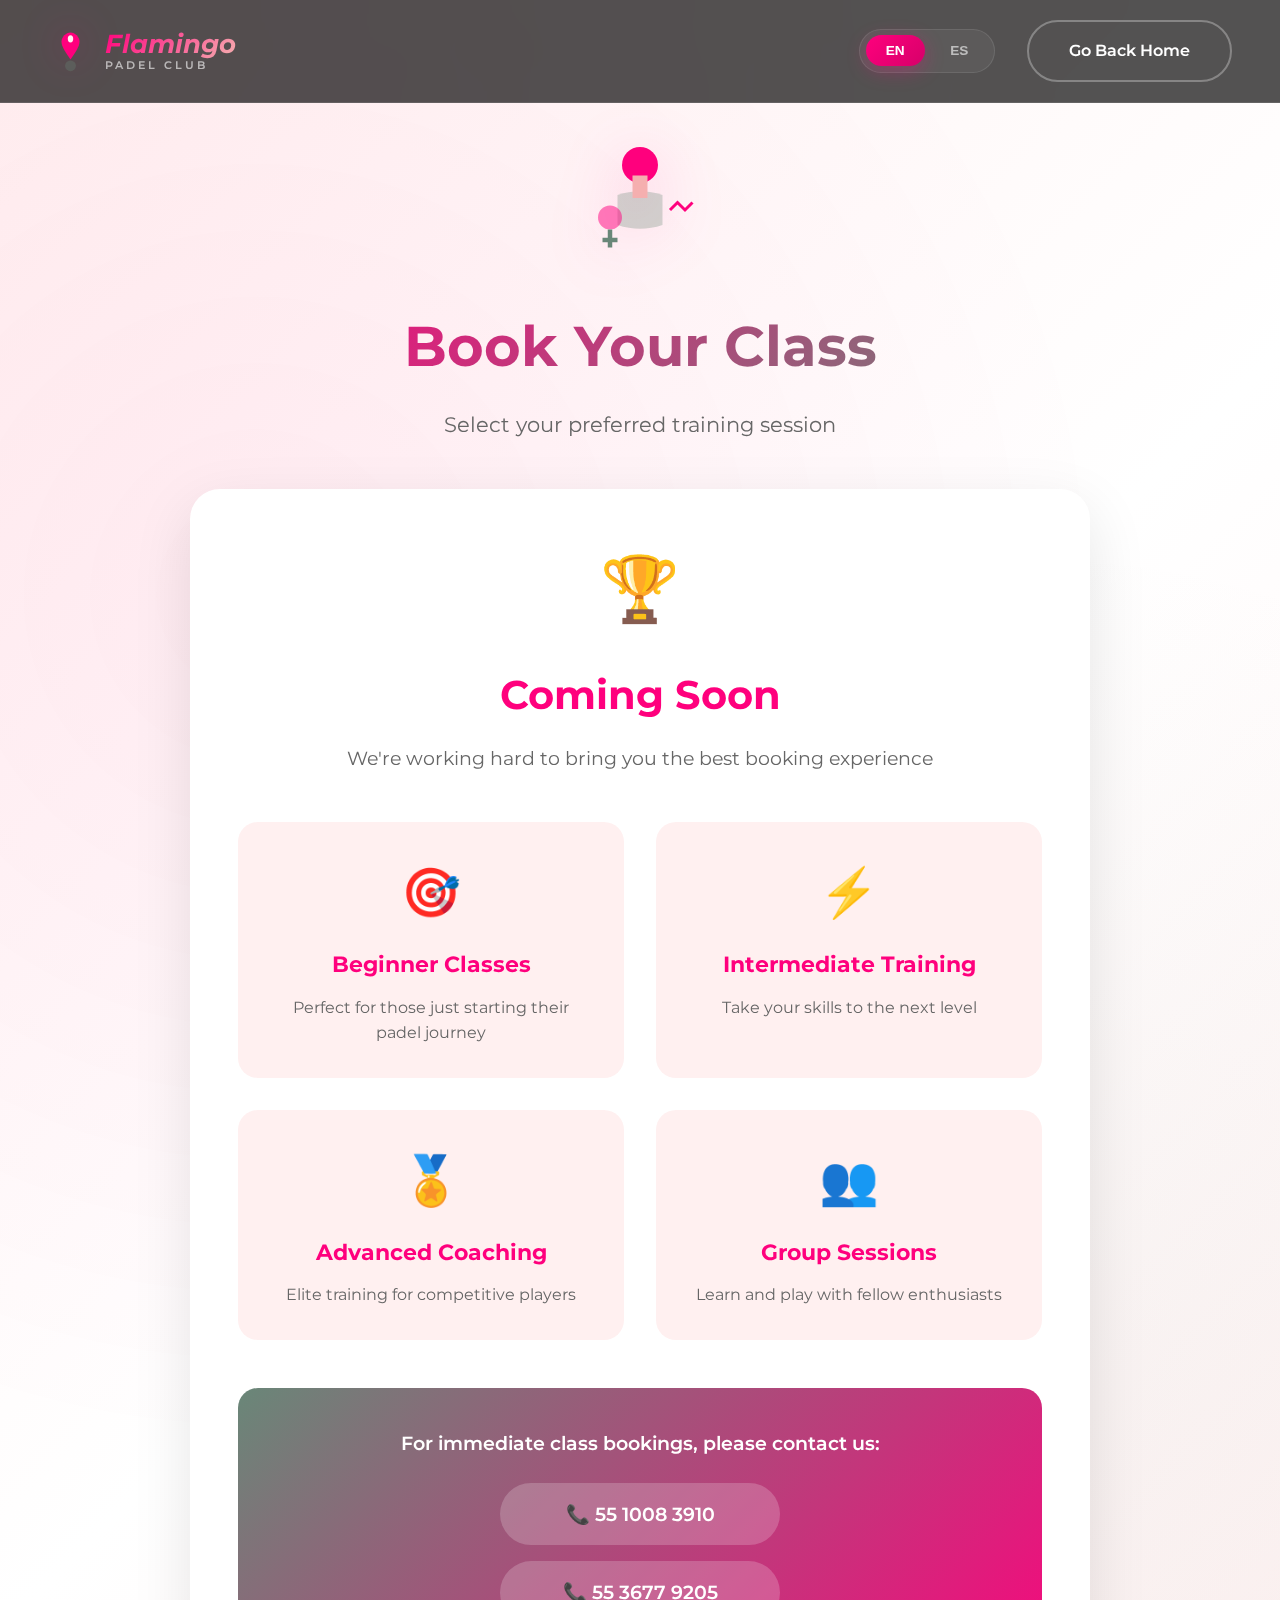
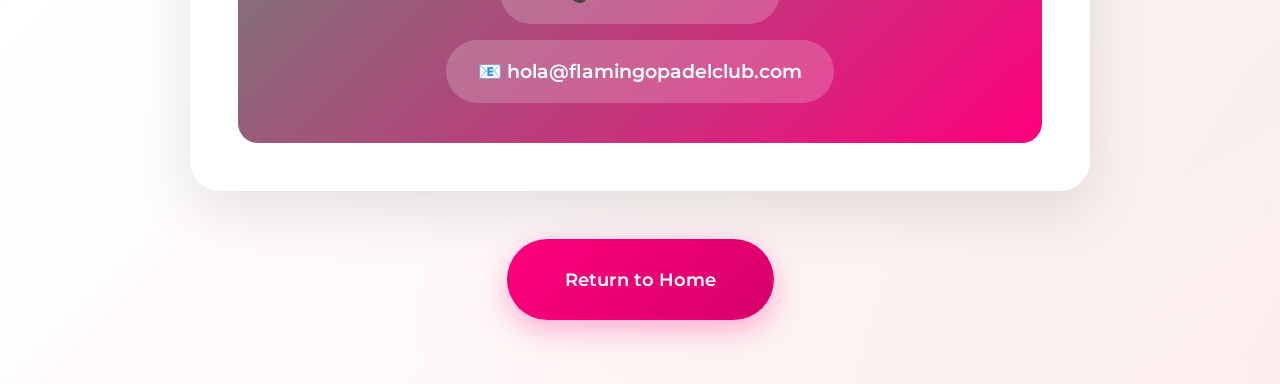
<file: book-class.html>
<!DOCTYPE html>
<html lang="en">
<head>
    <meta charset="UTF-8">
    <meta name="viewport" content="width=device-width, initial-scale=1.0">
    <title>Book a Class - Flamingo Padel Club</title>
    <link rel="stylesheet" href="styles.css">
    <link rel="stylesheet" href="booking.css">
    <link rel="preconnect" href="https://fonts.googleapis.com">
    <link rel="preconnect" href="https://fonts.gstatic.com" crossorigin>
    <link href="https://fonts.googleapis.com/css2?family=Montserrat:wght@300;400;500;600;700&display=swap" rel="stylesheet">
</head>
<body>
    <!-- Language Switcher & Navigation -->
    <nav class="navbar">
        <div class="nav-container">
            <a href="index.html" class="logo">
                <svg class="logo-icon" viewBox="0 0 50 50" xmlns="http://www.w3.org/2000/svg">
                    <path d="M25 5 C20 5 15 10 15 15 C15 20 18 25 25 35 C32 25 35 20 35 15 C35 10 30 5 25 5Z" fill="#FF007D"/>
                    <ellipse cx="25" cy="12" rx="3" ry="4" fill="#FFF0F0"/>
                    <circle cx="25" cy="42" r="6" fill="#698778" opacity="0.3"/>
                </svg>
                <span class="logo-text">
                    <span class="logo-flamingo">Flamingo</span>
                    <span class="logo-padel">PADEL CLUB</span>
                </span>
            </a>
            
            <div class="nav-actions">
                <div class="language-switcher">
                    <button class="lang-btn active" data-lang="en">EN</button>
                    <button class="lang-btn" data-lang="es">ES</button>
                </div>
                <a href="index.html" class="btn btn-outline" data-en="Go Back Home" data-es="Volver al Inicio">Go Back Home</a>
            </div>
        </div>
    </nav>

    <!-- Booking Section -->
    <section class="booking-hero">
        <div class="booking-container">
            <div class="booking-content">
                <div class="booking-icon coaching">
                    <svg viewBox="0 0 100 100" xmlns="http://www.w3.org/2000/svg">
                        <circle cx="50" cy="30" r="12" fill="#FF007D"/>
                        <path d="M35 50 Q50 45 65 50 L65 70 Q50 75 35 70 Z" fill="#698778" opacity="0.3"/>
                        <rect x="45" y="37" width="10" height="15" fill="#F5AFAF"/>
                        <circle cx="30" cy="65" r="8" fill="#FF007D" opacity="0.5"/>
                        <line x1="30" y1="73" x2="30" y2="85" stroke="#698778" stroke-width="3"/>
                        <line x1="25" y1="80" x2="35" y2="80" stroke="#698778" stroke-width="3"/>
                        <path d="M 70 60 L 75 55 L 80 60 L 85 55" stroke="#FF007D" stroke-width="2" fill="none"/>
                    </svg>
                </div>
                
                <h1 data-en="Book Your Class" data-es="Reserva Tu Clase">Book Your Class</h1>
                <p class="booking-subtitle" data-en="Select your preferred training session" data-es="Selecciona tu sesión de entrenamiento preferida">
                    Select your preferred training session
                </p>
                
                <div class="coming-soon-card">
                    <div class="coming-soon-icon">🏆</div>
                    <h2 data-en="Coming Soon" data-es="Próximamente">Coming Soon</h2>
                    <p data-en="We're working hard to bring you the best booking experience" data-es="Estamos trabajando duro para brindarte la mejor experiencia de reserva">
                        We're working hard to bring you the best booking experience
                    </p>
                    
                    <div class="class-types">
                        <div class="class-type-card">
                            <div class="class-icon">🎯</div>
                            <h3 data-en="Beginner Classes" data-es="Clases Principiantes">Beginner Classes</h3>
                            <p data-en="Perfect for those just starting their padel journey" data-es="Perfecto para quienes comienzan su viaje en pádel">
                                Perfect for those just starting their padel journey
                            </p>
                        </div>
                        
                        <div class="class-type-card">
                            <div class="class-icon">⚡</div>
                            <h3 data-en="Intermediate Training" data-es="Entrenamiento Intermedio">Intermediate Training</h3>
                            <p data-en="Take your skills to the next level" data-es="Lleva tus habilidades al siguiente nivel">
                                Take your skills to the next level
                            </p>
                        </div>
                        
                        <div class="class-type-card">
                            <div class="class-icon">🏅</div>
                            <h3 data-en="Advanced Coaching" data-es="Entrenamiento Avanzado">Advanced Coaching</h3>
                            <p data-en="Elite training for competitive players" data-es="Entrenamiento élite para jugadores competitivos">
                                Elite training for competitive players
                            </p>
                        </div>
                        
                        <div class="class-type-card">
                            <div class="class-icon">👥</div>
                            <h3 data-en="Group Sessions" data-es="Sesiones Grupales">Group Sessions</h3>
                            <p data-en="Learn and play with fellow enthusiasts" data-es="Aprende y juega con otros entusiastas">
                                Learn and play with fellow enthusiasts
                            </p>
                        </div>
                    </div>
                    
                    <div class="contact-info">
                        <p data-en="For immediate class bookings, please contact us:" data-es="Para reservar clases inmediatamente, contáctanos:">
                            For immediate class bookings, please contact us:
                        </p>
                        <div class="contact-details">
                            <a href="tel:5510083910">📞 55 1008 3910</a>
                            <a href="tel:5536779205">📞 55 3677 9205</a>
                            <a href="mailto:hola@flamingopadelclub.com">📧 hola@flamingopadelclub.com</a>
                        </div>
                    </div>
                </div>
                
                <a href="index.html" class="btn btn-primary btn-large" data-en="Return to Home" data-es="Volver al Inicio">Return to Home</a>
            </div>
        </div>
    </section>

    <script src="script.js"></script>
</body>
</html>
</file>
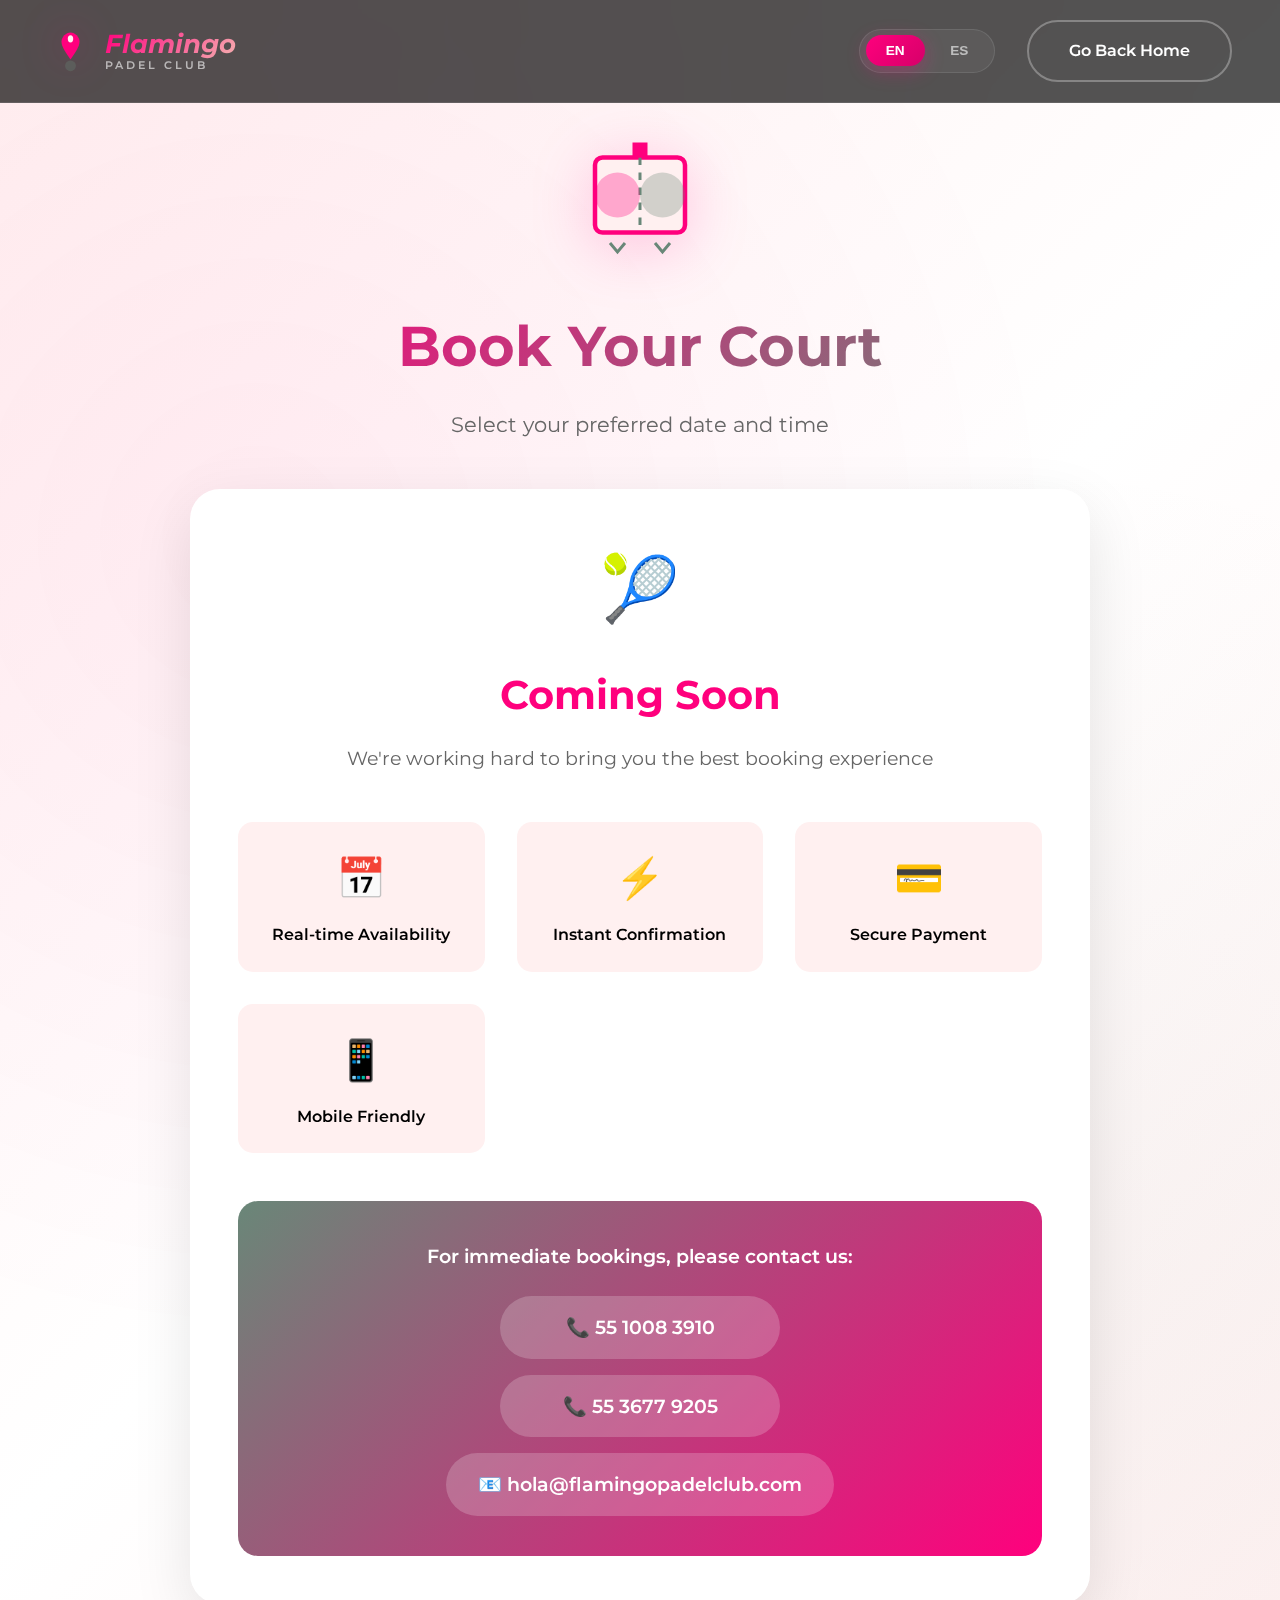
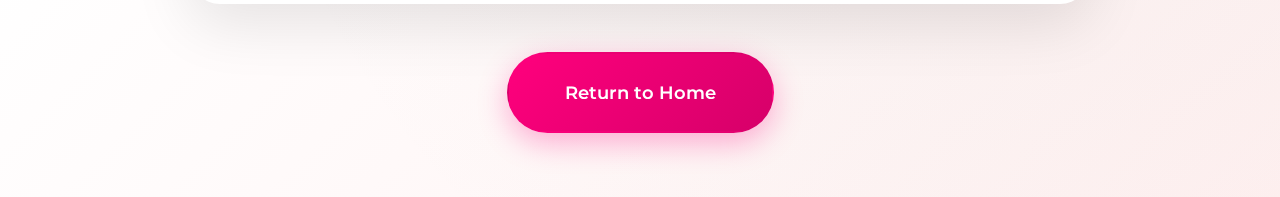
<file: book-court.html>
<!DOCTYPE html>
<html lang="en">
<head>
    <meta charset="UTF-8">
    <meta name="viewport" content="width=device-width, initial-scale=1.0">
    <title>Book a Court - Flamingo Padel Club</title>
    <link rel="stylesheet" href="styles.css">
    <link rel="stylesheet" href="booking.css">
    <link rel="preconnect" href="https://fonts.googleapis.com">
    <link rel="preconnect" href="https://fonts.gstatic.com" crossorigin>
    <link href="https://fonts.googleapis.com/css2?family=Montserrat:wght@300;400;500;600;700&display=swap" rel="stylesheet">
</head>
<body>
    <!-- Language Switcher & Navigation -->
    <nav class="navbar">
        <div class="nav-container">
            <a href="index.html" class="logo">
                <svg class="logo-icon" viewBox="0 0 50 50" xmlns="http://www.w3.org/2000/svg">
                    <path d="M25 5 C20 5 15 10 15 15 C15 20 18 25 25 35 C32 25 35 20 35 15 C35 10 30 5 25 5Z" fill="#FF007D"/>
                    <ellipse cx="25" cy="12" rx="3" ry="4" fill="#FFF0F0"/>
                    <circle cx="25" cy="42" r="6" fill="#698778" opacity="0.3"/>
                </svg>
                <span class="logo-text">
                    <span class="logo-flamingo">Flamingo</span>
                    <span class="logo-padel">PADEL CLUB</span>
                </span>
            </a>
            
            <div class="nav-actions">
                <div class="language-switcher">
                    <button class="lang-btn active" data-lang="en">EN</button>
                    <button class="lang-btn" data-lang="es">ES</button>
                </div>
                <a href="index.html" class="btn btn-outline" data-en="Go Back Home" data-es="Volver al Inicio">Go Back Home</a>
            </div>
        </div>
    </nav>

    <!-- Booking Section -->
    <section class="booking-hero">
        <div class="booking-container">
            <div class="booking-content">
                <div class="booking-icon">
                    <svg viewBox="0 0 100 100" xmlns="http://www.w3.org/2000/svg">
                        <rect x="20" y="25" width="60" height="50" rx="5" fill="#FFF0F0" stroke="#FF007D" stroke-width="3"/>
                        <line x1="50" y1="25" x2="50" y2="75" stroke="#698778" stroke-width="2" stroke-dasharray="5,5"/>
                        <circle cx="35" cy="50" r="15" fill="#FF007D" opacity="0.3"/>
                        <circle cx="65" cy="50" r="15" fill="#698778" opacity="0.3"/>
                        <rect x="45" y="15" width="10" height="10" fill="#FF007D"/>
                        <path d="M 30 82 L 35 88 L 40 82" stroke="#698778" stroke-width="2" fill="none"/>
                        <path d="M 60 82 L 65 88 L 70 82" stroke="#698778" stroke-width="2" fill="none"/>
                    </svg>
                </div>
                
                <h1 data-en="Book Your Court" data-es="Reserva Tu Cancha">Book Your Court</h1>
                <p class="booking-subtitle" data-en="Select your preferred date and time" data-es="Selecciona tu fecha y hora preferida">
                    Select your preferred date and time
                </p>
                
                <div class="coming-soon-card">
                    <div class="coming-soon-icon">🎾</div>
                    <h2 data-en="Coming Soon" data-es="Próximamente">Coming Soon</h2>
                    <p data-en="We're working hard to bring you the best booking experience" data-es="Estamos trabajando duro para brindarte la mejor experiencia de reserva">
                        We're working hard to bring you the best booking experience
                    </p>
                    
                    <div class="features-preview">
                        <div class="preview-item">
                            <span class="preview-icon">📅</span>
                            <span data-en="Real-time Availability" data-es="Disponibilidad en Tiempo Real">Real-time Availability</span>
                        </div>
                        <div class="preview-item">
                            <span class="preview-icon">⚡</span>
                            <span data-en="Instant Confirmation" data-es="Confirmación Instantánea">Instant Confirmation</span>
                        </div>
                        <div class="preview-item">
                            <span class="preview-icon">💳</span>
                            <span data-en="Secure Payment" data-es="Pago Seguro">Secure Payment</span>
                        </div>
                        <div class="preview-item">
                            <span class="preview-icon">📱</span>
                            <span data-en="Mobile Friendly" data-es="Optimizado Móvil">Mobile Friendly</span>
                        </div>
                    </div>
                    
                    <div class="contact-info">
                        <p data-en="For immediate bookings, please contact us:" data-es="Para reservas inmediatas, contáctanos:">
                            For immediate bookings, please contact us:
                        </p>
                        <div class="contact-details">
                            <a href="tel:5510083910">📞 55 1008 3910</a>
                            <a href="tel:5536779205">📞 55 3677 9205</a>
                            <a href="mailto:hola@flamingopadelclub.com">📧 hola@flamingopadelclub.com</a>
                        </div>
                    </div>
                </div>
                
                <a href="index.html" class="btn btn-primary btn-large" data-en="Return to Home" data-es="Volver al Inicio">Return to Home</a>
            </div>
        </div>
    </section>

    <script src="script.js"></script>
</body>
</html>
</file>
<file: styles.css>
/* ============================================
   FLAMINGO PADEL CLUB - PREMIUM STYLESHEET
   Brand Colors:
   - Verde Canchas: #698778
   - Rosa Brisa Flamingo: #FF007D
   - Rosa Aves Yucatán: #F5AFAF
   - Rosa Susurro Luz: #FFF0F0
   - Negro Sombra: #000000
   ============================================ */

:root {
    --verde-canchas: #698778;
    --rosa-flamingo: #FF007D;
    --rosa-yucatan: #F5AFAF;
    --rosa-luz: #FFF0F0;
    --negro: #000000;
    --blanco: #FFFFFF;

    --font-primary: 'Montserrat', sans-serif;
    --transition: all 0.4s cubic-bezier(0.4, 0, 0.2, 1);
    --transition-smooth: all 0.6s cubic-bezier(0.16, 1, 0.3, 1);
}

* {
    margin: 0;
    padding: 0;
    box-sizing: border-box;
}

html {
    scroll-behavior: smooth;
    font-size: 16px;
}

body {
    font-family: var(--font-primary);
    color: var(--negro);
    background-color: #0a0a0a;
    overflow-x: hidden;
    line-height: 1.6;
}

.container {
    max-width: 1400px;
    margin: 0 auto;
    padding: 0 2rem;
}

.container-fluid {
    max-width: 100%;
    padding: 0;
}

/* ============================================
   NAVIGATION - Premium Glass Effect
   ============================================ */

.navbar {
    position: fixed;
    top: 0;
    left: 0;
    right: 0;
    background: rgba(10, 10, 10, 0.7);
    backdrop-filter: blur(20px) saturate(180%);
    border-bottom: 1px solid rgba(255, 255, 255, 0.1);
    z-index: 1000;
    transition: var(--transition-smooth);

}

.navbar.scrolled {
    background: rgba(10, 10, 10, 0.95);
    box-shadow: 0 10px 40px rgba(0, 0, 0, 0.3);
}

.nav-container {
    max-width: 1600px;
    margin: 0 auto;
    padding: 1.25rem 3rem;
    display: flex;
    justify-content: space-between;
    align-items: center;
}

.logo {
    display: flex;
    align-items: center;
    gap: 0.75rem;
    cursor: pointer;
    text-decoration: none;
    transition: var(--transition);
}

.logo:hover {
    transform: translateY(-2px);
}

.logo-icon {
    width: 45px;
    height: 45px;
    filter: drop-shadow(0 0 20px rgba(255, 0, 125, 0.3));
}

.logo-text {
    display: flex;
    flex-direction: column;
    line-height: 1.2;
}

.logo-flamingo {
    font-size: 1.6rem;
    font-weight: 700;
    color: var(--blanco);
    font-style: italic;
    background: linear-gradient(135deg, var(--rosa-flamingo), var(--rosa-yucatan));
    -webkit-background-clip: text;
    -webkit-text-fill-color: transparent;
}

.logo-padel {
    font-size: 0.7rem;
    font-weight: 600;
    letter-spacing: 3px;
    color: rgba(255, 255, 255, 0.6);
}

.nav-links {
    display: flex;
    gap: 3rem;
}

.nav-link {
    color: rgba(255, 255, 255, 0.8);
    text-decoration: none;
    font-weight: 500;
    font-size: 0.95rem;
    position: relative;
    transition: var(--transition);
    letter-spacing: 0.5px;
}

.nav-link::after {
    content: '';
    position: absolute;
    bottom: -5px;
    left: 50%;
    width: 0;
    height: 2px;
    background: linear-gradient(90deg, var(--rosa-flamingo), var(--rosa-yucatan));
    transition: var(--transition);
    transform: translateX(-50%);
}

.nav-link:hover {
    color: var(--blanco);
}

.nav-link:hover::after {
    width: 100%;
}

.nav-actions {
    display: flex;
    align-items: center;
    gap: 2rem;
}

.language-switcher {
    display: flex;
    background: rgba(255, 255, 255, 0.05);
    border: 1px solid rgba(255, 255, 255, 0.1);
    border-radius: 50px;
    padding: 0.35rem;
    gap: 0.35rem;
}

.lang-btn {
    padding: 0.5rem 1.25rem;
    border: none;
    background: transparent;
    border-radius: 50px;
    font-weight: 600;
    font-size: 0.85rem;
    cursor: pointer;
    transition: var(--transition);
    color: rgba(255, 255, 255, 0.6);
}

.lang-btn.active {
    background: linear-gradient(135deg, var(--rosa-flamingo), #d60069);
    color: var(--blanco);
    box-shadow: 0 5px 20px rgba(255, 0, 125, 0.3);
}

.lang-btn:hover:not(.active) {
    background: rgba(255, 255, 255, 0.1);
    color: var(--blanco);
}

/* ============================================
   BUTTONS - Premium Design
   ============================================ */

.btn {
    padding: 1rem 2.5rem;
    border-radius: 50px;
    font-weight: 600;
    font-size: 1rem;
    text-decoration: none;
    display: inline-flex;
    align-items: center;
    gap: 0.75rem;
    transition: var(--transition-smooth);
    border: 2px solid transparent;
    cursor: pointer;
    position: relative;
    overflow: hidden;
}

.btn-primary {
    background: linear-gradient(135deg, var(--rosa-flamingo), #d60069);
    color: var(--blanco);
    box-shadow: 0 10px 30px rgba(255, 0, 125, 0.3);
}

.btn-primary:hover {
    transform: translateY(-3px);
    box-shadow: 0 15px 40px rgba(255, 0, 125, 0.5);
}

.glow-btn {
    animation: pulseGlow 3s ease-in-out infinite;
}

@keyframes pulseGlow {

    0%,
    100% {
        box-shadow: 0 10px 30px rgba(255, 0, 125, 0.3);
    }

    50% {
        box-shadow: 0 10px 50px rgba(255, 0, 125, 0.6), 0 0 30px rgba(255, 0, 125, 0.4);
    }
}

.btn-secondary {
    background: linear-gradient(135deg, var(--verde-canchas), #577060);
    color: var(--blanco);
}

.btn-secondary:hover {
    transform: translateY(-3px);
    box-shadow: 0 15px 40px rgba(105, 135, 120, 0.4);
}

.btn-glass {
    background: rgba(255, 255, 255, 0.1);
    backdrop-filter: blur(10px);
    border: 1px solid rgba(255, 255, 255, 0.2);
    color: var(--blanco);
}

.btn-glass:hover {
    background: rgba(255, 255, 255, 0.15);
    border-color: rgba(255, 255, 255, 0.3);
    transform: translateY(-3px);
}

.btn-glass-white {
    background: rgba(255, 255, 255, 0.15);
    backdrop-filter: blur(20px);
    border: 2px solid rgba(255, 255, 255, 0.3);
    color: var(--blanco);
}

.btn-glass-white:hover {
    background: rgba(255, 255, 255, 0.25);
    border-color: rgba(255, 255, 255, 0.5);
}

.btn-outline {
    background: transparent;
    color: var(--blanco);
    border: 2px solid rgba(255, 255, 255, 0.3);
}

.btn-outline:hover {
    background: rgba(255, 255, 255, 0.1);
    border-color: var(--blanco);
}

.btn-hero {
    padding: 1.25rem 3rem;
    font-size: 1.1rem;
}

.btn-large {
    padding: 1.5rem 3.5rem;
    font-size: 1.15rem;
}

/* ============================================
   HERO SECTION - Cinematic Video Background
   ============================================ */
/* Hero section container */
.hero {
    position: relative;
    width: 100%;
    height: 100dvh;
    overflow: hidden;
    padding-top: 150px;
    overflow: visible;
    padding-top: clamp(120px, 18vh, 180px);
    /* navbar height + breathing room */
    display: inline-block;
    align-items: stretch;

}

/* Video wrapper */
.hero-video-container {
    position: absolute;
    top: 0;
    left: 0;
    width: 100%;
    height: 100%;
    overflow: hidden;
    z-index: 0;
    object-fit: cover;
    height: 100%;
    flex: 1;
}

/* The video itself */
.hero-video {
    position: absolute;
    top: 40%;
    left: 50%;
    min-width: 100%;
    min-height: 100%;
    width: auto;
    height: auto;
    transform: translate(-50%, -50%);
    object-fit: cover;
    /* cover whole area */
    z-index: 0;
    object-fit: cover;
    height: 100%;
}

/* Overlay if you want darkening or gradient */
.hero-overlay {
    position: absolute;
    top: 0;
    left: 0;
    width: 100%;
    height: 100%;
    background: rgba(0, 0, 0, 0.3);
    /* adjust opacity */
    z-index: 1;
}


/* Hero content */
.hero-content {
    position: relative;
    z-index: 2;
    display: flex;
    flex-direction: column;
    align-items: center;
    justify-content: center;
    text-align: center;
    padding: 2rem;
    color: #fff;
    z-index: 2;
}

@keyframes gradientShift {

    0%,
    100% {
        background-position: 0% 50%;
    }

    50% {
        background-position: 100% 50%;
    }
}

.hero-content {
    position: relative;
    z-index: 2;
    text-align: center;
    max-width: 1200px;
    padding: 0 2rem;
    animation: fadeInUp 1.2s ease-out;
}

.hero-badge {
    display: inline-block;
    padding: 0.75rem 2rem;
    background: rgba(255, 255, 255, 0.1);
    backdrop-filter: blur(10px);
    border: 1px solid rgba(255, 255, 255, 0.2);
    border-radius: 50px;
    color: var(--blanco);
    font-size: 0.9rem;
    font-weight: 600;
    letter-spacing: 2px;
    text-transform: uppercase;
    margin-bottom: 2rem;
    animation: fadeInUp 1s ease-out 0.3s backwards;
}

.hero-title {
    font-size: clamp(30px, 6vw, 72px);
    font-weight: 800;
    line-height: 1.1;
    margin-bottom: 2rem;
    color: var(--blanco);
}

.title-line {
    display: block;
}

.gradient-text {
    background: none;
    -webkit-text-fill-color: initial;
    animation: none;
}

@keyframes shimmer {

    0%,
    100% {
        background-position: 0% center;
    }

    50% {
        background-position: 100% center;
    }
}

.hero-subtitle {
    font-size: clamp(1.1rem, 2vw, 1.4rem);
    color: rgba(255, 255, 255, 0.8);
    margin-bottom: 2rem;
    max-width: 700px;
    margin-left: auto;
    margin-right: auto;
    line-height: 1.7;
    animation: fadeInUp 1s ease-out 0.6s backwards;
}

.hero-cta {
    display: flex;
    gap: 1.5rem;
    justify-content: center;
    flex-wrap: wrap;
    margin-bottom: 4rem;
    animation: fadeInUp 1s ease-out 0.9s backwards;
}

.hero-stats {
    display: flex;
    gap: 4rem;
    justify-content: center;
    align-items: center;
    flex-wrap: wrap;
    animation: fadeInUp 1s ease-out 1.2s backwards;
    padding-top: 48px;
}

.stat-item {
    text-align: center;
}

.stat-number {
    font-size: clamp(2.5rem, 5vw, 4rem);
    font-weight: 800;
    background: linear-gradient(135deg, var(--rosa-flamingo), var(--blanco));
    -webkit-background-clip: text;
    -webkit-text-fill-color: transparent;
    line-height: 1;
    margin-bottom: 0.5rem;
}

.stat-divider {
    width: 2px;
    height: 50px;
    background: linear-gradient(to bottom, transparent, rgba(255, 255, 255, 0.3), transparent);
}

.stat-label {
    font-size: 0.95rem;
    color: rgba(255, 255, 255, 0.6);
    text-transform: uppercase;
    letter-spacing: 1px;
    font-weight: 500;
}

@keyframes fadeInUp {
    from {
        opacity: 0;
        transform: translateY(40px);
    }

    to {
        opacity: 1;
        transform: translateY(0);
    }
}

/* Scroll Indicator */
.scroll-indicator {
    position: absolute;
    bottom: 40px;
    left: 50%;
    transform: translateX(-50%);
    z-index: 3;
    animation: fadeIn 1s ease-out 2s backwards;
}

.mouse {
    width: 30px;
    height: 50px;
    border: 2px solid rgba(255, 255, 255, 0.3);
    border-radius: 25px;
    position: relative;
    margin: 0 auto 10px;
}

.wheel {
    width: 4px;
    height: 10px;
    background: var(--rosa-flamingo);
    border-radius: 2px;
    position: absolute;
    top: 10px;
    left: 50%;
    transform: translateX(-50%);
    animation: scroll 2s ease-in-out infinite;
}

@keyframes scroll {

    0%,
    20% {
        transform: translateX(-50%) translateY(0);
        opacity: 1;
    }

    100% {
        transform: translateX(-50%) translateY(20px);
        opacity: 0;
    }
}

.arrow-down {
    width: 12px;
    height: 12px;
    border-right: 2px solid rgba(255, 255, 255, 0.3);
    border-bottom: 2px solid rgba(255, 255, 255, 0.3);
    transform: rotate(45deg);
    margin: 0 auto;
    animation: bounce 2s ease-in-out infinite;
}

@keyframes bounce {

    0%,
    20%,
    50%,
    80%,
    100% {
        transform: rotate(45deg) translateY(0);
    }

    40% {
        transform: rotate(45deg) translateY(-10px);
    }

    60% {
        transform: rotate(45deg) translateY(-5px);
    }
}

@keyframes fadeIn {
    from {
        opacity: 0;
    }

    to {
        opacity: 1;
    }
}

/* ============================================
   FEATURES SECTION - Modern Cards with Images
   ============================================ */

.features {
    padding-top: 2rem;
    padding-bottom: 0rem;
    background: #0a0a0a;
    position: relative;
}

.features::before {
    content: '';
    position: absolute;
    top: 0;
    left: 0;
    right: 0;
    height: 1px;
    background: linear-gradient(90deg, transparent, rgba(255, 0, 125, 0.3), transparent);
}

.section-header {
    margin-bottom: 5rem;
}

.section-header.centered {
    text-align: center;
}

.section-label {
    display: inline-block;
    font-size: 0.9rem;
    font-weight: 600;
    letter-spacing: 3px;
    text-transform: uppercase;
    color: var(--rosa-flamingo);
    margin-bottom: 1rem;
}

.section-title {
    font-size: clamp(2.5rem, 5vw, 4rem);
    font-weight: 800;
    color: var(--blanco);
    line-height: 1.2;
    margin-bottom: 1.5rem;
}

.features-grid {
    display: grid;
    grid-template-columns: repeat(auto-fit, minmax(300px, 1fr));
    gap: 3rem;
}

.modern-card {
    background: rgba(255, 255, 255, 0.03);
    border: 1px solid rgba(255, 255, 255, 0.1);
    border-radius: 24px;
    overflow: hidden;
    transition: var(--transition-smooth);
    cursor: pointer;
}

.modern-card:hover {
    transform: translateY(-10px);
    border-color: rgba(255, 0, 125, 0.3);
    box-shadow: 0 30px 60px rgba(255, 0, 125, 0.2);
}

.feature-image {
    position: relative;
    width: 100%;
    height: 280px;
    overflow: hidden;
}

.feature-image img {
    width: 100%;
    height: 100%;
    object-fit: cover;
    transition: var(--transition-smooth);
}

.modern-card:hover .feature-image img {
    transform: scale(1.1);
}

.feature-overlay {
    position: absolute;
    top: 0;
    left: 0;
    width: 100%;
    height: 100%;
    background: linear-gradient(to top, rgba(10, 10, 10, 0.8), transparent);
}

.feature-content {
    padding: 2.5rem;
}

.feature-number {
    font-size: 0.9rem;
    font-weight: 700;
    color: var(--rosa-flamingo);
    margin-bottom: 1rem;
    letter-spacing: 2px;
}

.feature-content h3 {
    font-size: 1.75rem;
    font-weight: 700;
    color: var(--blanco);
    margin-bottom: 1rem;
}

.feature-content p {
    color: rgba(255, 255, 255, 0.6);
    line-height: 1.8;
    margin-bottom: 1.5rem;
}

.feature-link {
    color: var(--rosa-flamingo);
    text-decoration: none;
    font-weight: 600;
    display: inline-flex;
    align-items: center;
    transition: var(--transition);
}

.feature-link:hover {
    gap: 0.5rem;
}

/* ============================================
   GALLERY SECTION - Immersive Grid
   ============================================ */

.gallery-section {
    padding: 0;
    background: #0a0a0a;
}

.gallery-grid {
    display: grid;
    grid-template-columns: repeat(4, 1fr);
    grid-auto-rows: 350px;
    gap: 1px;
    background: #0a0a0a;
}

.gallery-item {
    position: relative;
    overflow: hidden;
    cursor: pointer;
}

.gallery-item.large {
    grid-column: span 2;
    grid-row: span 2;
}

.gallery-item.tall {
    grid-row: span 2;
}

.gallery-item img {
    width: 100%;
    height: 100%;
    object-fit: cover;
    transition: var(--transition-smooth);
}

.gallery-item:hover img {
    transform: scale(1.1);
}

.gallery-overlay {
    position: absolute;
    top: 0;
    left: 0;
    width: 100%;
    height: 100%;
    background: linear-gradient(to top, rgba(10, 10, 10, 0.9), transparent 60%);
    display: flex;
    align-items: flex-end;
    padding: 2rem;
    opacity: 0;
    transition: var(--transition);
}

.gallery-item:hover .gallery-overlay {
    opacity: 1;
}

.gallery-overlay h3 {
    color: var(--blanco);
    font-size: 1.5rem;
    font-weight: 700;
    transform: translateY(20px);
    transition: var(--transition);
}

.gallery-item:hover .gallery-overlay h3 {
    transform: translateY(0);
}

/* ============================================
   PARALLAX SECTION - Immersive
   ============================================ */

.parallax-section {
    position: relative;
    min-height: 600px;
    display: flex;
    align-items: center;
    justify-content: center;
    overflow: hidden;
    margin: 8rem 0;
}

.parallax-bg {
    position: absolute;
    top: -50px;
    left: 0;
    right: 0;
    bottom: -50px;
    background: linear-gradient(135deg, #0a0a0a 0%, var(--verde-canchas) 50%, var(--rosa-flamingo) 100%);
    background-size: 200% 200%;
    animation: parallaxGradient 20s ease infinite;
}

@keyframes parallaxGradient {

    0%,
    100% {
        background-position: 0% 50%;
    }

    50% {
        background-position: 100% 50%;
    }
}

.parallax-content {
    position: relative;
    z-index: 1;
    text-align: center;
    padding: 0 2rem;
    max-width: 900px;
}

.parallax-text h2 {
    font-size: clamp(2.5rem, 5vw, 4.5rem);
    font-weight: 800;
    color: var(--blanco);
    margin-bottom: 2rem;
    line-height: 1.2;
}

.parallax-text p {
    font-size: 1.3rem;
    color: rgba(255, 255, 255, 0.9);
    margin-bottom: 3rem;
    line-height: 1.8;
}

/* ============================================
   STORIES SECTION - Glass Cards
   ============================================ */

.stories {
    padding: 8rem 0;
    background: #0a0a0a;
}

.stories-carousel {
    display: grid;
    grid-template-columns: repeat(auto-fit, minmax(350px, 1fr));
    gap: 2.5rem;
}

.glass-card {
    background: rgba(255, 255, 255, 0.03);
    backdrop-filter: blur(20px);
    border: 1px solid rgba(255, 255, 255, 0.1);
    border-radius: 24px;
    padding: 3rem;
    transition: var(--transition-smooth);
}

.glass-card:hover {
    transform: translateY(-10px);
    border-color: rgba(255, 0, 125, 0.3);
    box-shadow: 0 20px 60px rgba(255, 0, 125, 0.15);
}

.story-header {
    display: flex;
    align-items: center;
    gap: 1.5rem;
    margin-bottom: 2rem;
    position: relative;
}

.story-avatar {
    width: 70px;
    height: 70px;
    border-radius: 50%;
    border: 3px solid var(--rosa-flamingo);
    object-fit: cover;
}

.story-meta h4 {
    font-size: 1.2rem;
    font-weight: 700;
    color: var(--blanco);
    margin-bottom: 0.25rem;
}

.story-meta p {
    font-size: 0.9rem;
    color: rgba(255, 255, 255, 0.5);
}

.quote-mark {
    position: absolute;
    right: 0;
    top: -10px;
    font-size: 5rem;
    color: var(--rosa-flamingo);
    opacity: 0.2;
    line-height: 1;
}

.story-text {
    font-size: 1.05rem;
    line-height: 1.8;
    color: rgba(255, 255, 255, 0.8);
    margin-bottom: 1.5rem;
}

.story-rating {
    font-size: 1.2rem;
}

/* ============================================
   CTA SECTION
   ============================================ */

.cta-section {
    padding: 8rem 0;
    background: linear-gradient(135deg, var(--rosa-flamingo) 0%, var(--verde-canchas) 100%);
    position: relative;
    overflow: hidden;
}

.cta-section::before {
    content: '';
    position: absolute;
    top: 0;
    left: 0;
    right: 0;
    bottom: 0;
    background: url('data:image/svg+xml,<svg width="100" height="100" xmlns="http://www.w3.org/2000/svg"><rect width="100" height="100" fill="none"/><path d="M0 50 Q25 25 50 50 T100 50" stroke="rgba(255,255,255,0.05)" fill="none"/></svg>');
    opacity: 0.5;
}

.cta-content {
    text-align: center;
    color: var(--blanco);
    position: relative;
    z-index: 1;
}

.cta-content h2 {
    font-size: clamp(2.5rem, 5vw, 4rem);
    font-weight: 800;
    margin-bottom: 1.5rem;
}

.cta-content p {
    font-size: 1.4rem;
    margin-bottom: 3rem;
    opacity: 0.95;
    max-width: 700px;
    margin-left: auto;
    margin-right: auto;
}

.cta-buttons {
    display: flex;
    justify-content: center;
    gap: 2rem;
    flex-wrap: wrap;
}

/* ============================================
   FOOTER
   ============================================ */

.footer {
    background: #000000;
    color: var(--blanco);
    padding: 5rem 0 2rem;
    border-top: 1px solid rgba(255, 255, 255, 0.1);
}

.footer-content {
    display: grid;
    grid-template-columns: repeat(auto-fit, minmax(250px, 1fr));
    gap: 3rem;
    margin-bottom: 3rem;
}

.footer-logo {
    display: flex;
    align-items: center;
    gap: 0.75rem;
    margin-bottom: 1rem;
}

.footer-tagline {
    color: rgba(255, 255, 255, 0.6);
    font-size: 0.95rem;
}

.footer-column h4 {
    color: var(--rosa-flamingo);
    font-size: 1.2rem;
    margin-bottom: 1.5rem;
    font-weight: 700;
}

.footer-column ul {
    list-style: none;
}

.footer-column ul li {
    margin-bottom: 0.75rem;
}

.footer-column a {
    color: rgba(255, 255, 255, 0.7);
    text-decoration: none;
    transition: var(--transition);
}

.footer-column a:hover {
    color: var(--rosa-flamingo);
}

.footer-column p {
    color: rgba(255, 255, 255, 0.6);
    line-height: 1.8;
}

.footer-bottom {
    border-top: 1px solid rgba(255, 255, 255, 0.1);
    padding-top: 2rem;
    display: flex;
    justify-content: space-between;
    align-items: center;
    flex-wrap: wrap;
    gap: 1rem;
}

.footer-bottom p {
    color: rgba(255, 255, 255, 0.5);
}

.social-links {
    display: flex;
    gap: 1.5rem;
}

.social-links a {
    font-size: 1.5rem;
    transition: var(--transition);
    filter: grayscale(1);
    opacity: 0.6;
}

.social-links a:hover {
    filter: grayscale(0);
    opacity: 1;
    transform: scale(1.2);
}

/* ============================================
   RESPONSIVE DESIGN
   ============================================ */

@media (max-width: 1200px) {
    .gallery-grid {
        grid-template-columns: repeat(3, 1fr);
    }
}

@media (max-width: 968px) {
    .nav-links {
        display: none;
    }

    .nav-container {
        padding: 1rem 1.5rem;
    }

    .hero-stats {
        gap: 2rem;
    }


    .stat-divider {
        display: none;
    }

    .features-grid {
        grid-template-columns: 1fr;
    }

    .gallery-grid {
        grid-template-columns: repeat(2, 1fr);
        grid-auto-rows: 250px;
    }

    .stories-carousel {
        grid-template-columns: 1fr;
    }
}

/* ============================================
   CUSTOM CURSOR - Magnetic Ball Effect
   ============================================ */

.custom-cursor {
    position: fixed;
    top: 0;
    left: 0;
    pointer-events: none;
    z-index: 10000;
    mix-blend-mode: difference;
}

.cursor-ball {
    width: 20px;
    height: 20px;
    background: var(--rosa-flamingo);
    border-radius: 50%;
    position: absolute;
    transform: translate(-50%, -50%);
    transition: width 0.3s ease, height 0.3s ease, background 0.3s ease;
    box-shadow: 0 0 20px rgba(255, 0, 125, 0.6);
}

.cursor-ball::after {
    content: '';
    position: absolute;
    width: 40px;
    height: 40px;
    border: 2px solid var(--rosa-flamingo);
    border-radius: 50%;
    top: 50%;
    left: 50%;
    transform: translate(-50%, -50%);
    opacity: 0.3;
    transition: all 0.3s ease;
}

body:hover .cursor-ball {
    width: 30px;
    height: 30px;
}

a:hover~.custom-cursor .cursor-ball,
button:hover~.custom-cursor .cursor-ball {
    width: 50px;
    height: 50px;
    background: var(--rosa-yucatan);
}

/* ============================================
   SOUND TOGGLE BUTTON
   ============================================ */

.sound-toggle {
    position: fixed;
    bottom: 30px;
    right: 30px;
    width: 60px;
    height: 60px;
    border-radius: 50%;
    background: rgba(255, 255, 255, 0.1);
    backdrop-filter: blur(10px);
    border: 2px solid rgba(255, 255, 255, 0.2);
    color: var(--blanco);
    cursor: pointer;
    z-index: 999;
    transition: var(--transition);
    display: flex;
    align-items: center;
    justify-content: center;
}

.sound-toggle:hover {
    background: rgba(255, 0, 125, 0.2);
    border-color: var(--rosa-flamingo);
    transform: scale(1.1);
}

.sound-toggle svg {
    width: 24px;
    height: 24px;
}

.sound-toggle .sound-off {
    display: none;
}

.sound-toggle.muted .sound-on {
    display: none;
}

.sound-toggle.muted .sound-off {
    display: block !important;
}

/* ============================================
   MORPHING HERO TEXT
   ============================================ */

.morphing-text {
    position: relative;
    display: inline-block;
    min-width: 10ch;
    height: 1.2em;
    overflow: hidden;
}

.morph-word {
    position: absolute;
    inset: 0;
    opacity: 0;
    transform: translateY(100%);
    transition:
        transform 0.7s cubic-bezier(0.16, 1, 0.3, 1),
        opacity 0.7s ease;
    white-space: nowrap;
}

.morph-word.active {
    opacity: 1;
    transform: translateY(0);
}

.morph-word.exit {
    opacity: 0;
    transform: translateY(-100%);
}

/* ============================================
   SCROLL-DRIVEN RALLY EXPERIENCE
   ============================================ */

.scroll-rally-section {
    height: 400vh;
    /* creates scroll length to drive animation */
    background: linear-gradient(180deg, #000000, #0a0a0a);
    position: relative;
}

.scroll-rally-container {
    position: sticky;
    top: 0;
    height: 100vh;
    width: 100%;
}

.rally-canvas {
    width: 100%;
    height: 100%;
    display: block;
}

.rally-overlay {
    position: absolute;
    top: 0;
    left: 0;
    right: 0;
    padding: 2rem;
    pointer-events: none;
}

.rally-hud {
    display: flex;
    gap: 1rem;
    flex-wrap: wrap;
}

.hud-chip {
    background: rgba(10, 10, 10, 0.7);
    backdrop-filter: blur(20px);
    border: 1px solid rgba(255, 255, 255, 0.15);
    border-radius: 40px;
    padding: 0.5rem 1rem;
    color: var(--blanco);
    display: inline-flex;
    align-items: center;
    gap: 0.5rem;
    box-shadow: 0 10px 30px rgba(255, 0, 125, 0.2);
}

.hud-label {
    color: var(--rosa-flamingo);
    font-weight: 600;
    text-transform: uppercase;
    letter-spacing: 1px;
    font-size: 0.8rem;
}

.hud-value {
    color: rgba(255, 255, 255, 0.85);
    font-size: 0.95rem;
}

@media (max-width: 968px) {
    .scroll-rally-section {
        height: 300vh;
    }
}

@media (max-width: 640px) {
    .scroll-rally-section {
        height: 250vh;
    }
}

/* ============================================
   KINETIC POSTER SECTION (PNG-driven)
   ============================================ */

.kinetic-poster-section {
    position: relative;
    background: linear-gradient(180deg, #000000, #0a0a0a);
    min-height: 120vh;
}

.poster-container {
    position: sticky;
    top: 0;
    height: 100vh;
    width: 100%;
    overflow: hidden;
}

.poster-words {
    position: absolute;
    inset: 0;
    display: grid;
    place-items: center;
    z-index: 1;
    pointer-events: none;
}

.poster-word {
    font-family: var(--serif, "Georgia", serif);
    font-weight: 800;
    font-size: clamp(4rem, 12vw, 12rem);
    line-height: 0.9;
    letter-spacing: 0.02em;
    color: rgba(255, 255, 255, 0.06);
    text-transform: uppercase;
    position: absolute;
    will-change: transform;
}

.poster-word:nth-child(1) {
    color: rgba(245, 175, 175, 0.10);
}

.poster-word:nth-child(2) {
    color: rgba(255, 0, 125, 0.10);
}

.poster-word:nth-child(3) {
    color: rgba(105, 135, 120, 0.12);
}

.poster-player-wrap {
    position: absolute;
    left: 50%;
    top: 50%;
    transform: translate(-50%, -55%);
    z-index: 2;
}

.poster-player {
    max-height: 80vh;
    width: auto;
    filter: drop-shadow(0 40px 80px rgba(255, 0, 125, 0.25));
}

.poster-glow {
    position: absolute;
    left: 55%;
    top: 10%;
    width: 160px;
    height: 160px;
    background: radial-gradient(circle, rgba(255, 0, 125, 0.5), transparent 60%);
    filter: blur(12px);
    opacity: 0.7;
    pointer-events: none;
}

.poster-cta {
    position: absolute;
    left: 50%;
    bottom: 6vh;
    transform: translateX(-50%);
    display: flex;
    gap: 1rem;
    z-index: 3;
}

.poster-btn {
    background: rgba(10, 10, 10, 0.6);
    backdrop-filter: blur(20px);
    border: 1px solid rgba(255, 255, 255, 0.15);
    color: var(--blanco);
    padding: 0.9rem 1.6rem;
    border-radius: 40px;
    font-weight: 700;
    transition: var(--transition-smooth);
}

.poster-btn:hover {
    transform: translateY(-2px);
    box-shadow: 0 16px 40px rgba(255, 0, 125, 0.3);
}

.poster-btn.secondary {
    border-color: rgba(255, 0, 125, 0.35);
}

@media (max-width: 968px) {
    .poster-player {
        max-height: 70vh;
    }

    .poster-cta {
        bottom: 4vh;
    }
}

@media (max-width: 640px) {
    .poster-player {
        max-height: 60vh;
    }

    .poster-cta {
        flex-direction: column;
    }
}

.poster-caption {
    position: absolute;
    left: 50%;
    bottom: 1.5vh;
    transform: translateX(-50%);
    color: rgba(255, 255, 255, 0.7);
    font-family: 'Montserrat', sans-serif;
    font-size: 0.95rem;
    letter-spacing: 0.02em;
}

/* ============================================
   LOCATION SECTION - Map + Details
   ============================================ */

.location-section {
    background: linear-gradient(180deg, #0a0a0a, #000000);
    padding: 2rem 0;
}

.location-container {
    display: grid;
    grid-template-columns: 1.2fr 1fr;
    gap: 2rem;
    align-items: center;
    max-width: 1200px;
    margin: 0 auto;
    padding: 0 1.5rem;
}

.map-card {
    background: rgba(10, 10, 10, 0.6);
    backdrop-filter: blur(24px);
    border: 1px solid rgba(255, 255, 255, 0.12);
    border-radius: 20px;
    overflow: hidden;
    box-shadow: 0 30px 80px rgba(255, 0, 125, 0.18);
}

.map-embed {
    width: 100%;
    height: 520px;
    border: 0;
    display: block;
}

.location-details .section-title {
    font-family: var(--serif, "Georgia", serif);
    font-weight: 800;
    font-size: clamp(1.8rem, 3vw, 2.6rem);
    color: var(--blanco);
    margin-bottom: 0.5rem;
}

.location-details .section-sub {
    color: rgba(255, 255, 255, 0.7);
    font-family: 'Montserrat', sans-serif;
    margin-bottom: 1rem;
}

.location-chips {
    display: flex;
    flex-wrap: wrap;
    gap: 0.5rem;
    margin-bottom: 1.5rem;
}

.chip {
    background: rgba(10, 10, 10, 0.6);
    border: 1px solid rgba(255, 255, 255, 0.15);
    color: var(--blanco);
    padding: 0.5rem 0.9rem;
    border-radius: 40px;
    font-size: 0.9rem;
}

.location-cta .cta {
    background: rgba(10, 10, 10, 0.6);
    backdrop-filter: blur(20px);
    border: 1px solid rgba(255, 255, 255, 0.15);
    color: var(--blanco);
    padding: 0.9rem 1.6rem;
    border-radius: 40px;
    font-weight: 700;
    transition: var(--transition-smooth);
    margin-right: 0.5rem;
}

.location-cta .cta.secondary {
    border-color: rgba(255, 0, 125, 0.35);
}

.location-cta .cta:hover {
    transform: translateY(-2px);
    box-shadow: 0 16px 40px rgba(255, 0, 125, 0.3);
}

@media (max-width: 968px) {
    .location-container {
        grid-template-columns: 1fr;
    }

    .map-embed {
        height: 380px;
    }
}

/* ============================================
   FACILITIES SECTION - Premium Court Features
   ============================================ */

.facilities-section {
    padding: 6rem 0;
    background: linear-gradient(180deg, #000000, #0a0a0a);
}

.facilities-section .container {
    max-width: 1100px;
    margin: 0 auto;
    padding: 0 1.5rem;
}

.facilities-section .section-title {
    font-family: var(--serif, "Georgia", serif);
    font-weight: 800;
    font-size: clamp(1.8rem, 3vw, 2.6rem);
    color: var(--blanco);
    text-align: center;
}

.facilities-section .section-sub {
    color: rgba(255, 255, 255, 0.7);
    font-family: 'Montserrat', sans-serif;
    text-align: center;
    margin-top: 0.5rem;
    margin-bottom: 2rem;
}

.facilities-grid {
    display: none;
    /* replaced by facilities-board */
}

.facility-card {
    background: rgba(255, 255, 255, 0.03);
    border: 1px solid rgba(255, 255, 255, 0.12);
    border-radius: 16px;
    padding: 1.25rem;
    transition: var(--transition-smooth);
}

.facility-card:hover {
    border-color: rgba(255, 0, 125, 0.35);
    transform: translateY(-4px);
}

.facility-icon {
    font-size: 1.4rem;
    margin-bottom: 0.5rem;
}

.facility-card h3 {
    color: var(--blanco);
    font-family: 'Montserrat', sans-serif;
    font-size: 1.05rem;
    margin-bottom: 0.4rem;
}

.facility-card p {
    color: rgba(255, 255, 255, 0.7);
    font-family: 'Montserrat', sans-serif;
    font-size: 0.95rem;
}

.facilities-cta {
    display: flex;
    justify-content: center;
    gap: 1rem;
    margin-top: 2rem;
}

.facilities-cta .cta {
    background: rgba(10, 10, 10, 0.6);
    backdrop-filter: blur(20px);
    border: 1px solid rgba(255, 255, 255, 0.15);
    color: var(--blanco);
    padding: 0.9rem 1.6rem;
    border-radius: 40px;
    font-weight: 700;
    transition: var(--transition-smooth);
}

.facilities-cta .cta.secondary {
    border-color: rgba(255, 0, 125, 0.35);
}

.facilities-cta .cta:hover {
    transform: translateY(-2px);
    box-shadow: 0 16px 40px rgba(255, 0, 125, 0.3);
}

.facilities-board {
    display: grid;
    grid-template-columns: repeat(4, 1fr);
    gap: 1rem;
}

.facility-tile {
    position: relative;
    border: 1px solid rgba(255, 255, 255, 0.12);
    border-radius: 16px;
    overflow: hidden;
    aspect-ratio: 1 / 1;
    /* square tiles for chessboard effect */
}

.facility-tile:nth-child(odd) {
    border-color: rgba(255, 0, 125, 0.25);
}

.facility-tile:nth-child(even) {
    border-color: rgba(255, 255, 255, 0.12);
}

.tile-image .facility-img {
    width: 100%;
    height: 100%;
    object-fit: cover;
    display: block;
    filter: saturate(1.05) contrast(1.05);
}

.tile-overlay {
    position: absolute;
    left: 0;
    right: 0;
    bottom: 0;
    padding: 1rem 1.25rem;
    background: linear-gradient(180deg, rgba(0, 0, 0, 0) 0%, rgba(0, 0, 0, 0.5) 60%, rgba(0, 0, 0, 0.7) 100%);
}

.tile-overlay h3 {
    color: var(--blanco);
    font-family: 'Montserrat', sans-serif;
    font-size: 1.05rem;
}

.tile-info {
    background: rgba(255, 255, 255, 0.03);
    backdrop-filter: blur(16px);
    display: flex;
    flex-direction: column;
    align-items: flex-start;
    justify-content: center;
    padding: 1.25rem;
}

.tile-info .facility-icon {
    font-size: 1.5rem;
    margin-bottom: 0.5rem;
}

.tile-info h3 {
    color: var(--blanco);
    font-family: 'Montserrat', sans-serif;
    font-size: 1.05rem;
    margin-bottom: 0.4rem;
}

.tile-info p {
    color: rgba(255, 255, 255, 0.7);
    font-family: 'Montserrat', sans-serif;
    font-size: 0.95rem;
}

@media (max-width: 968px) {
    .facilities-board {
        grid-template-columns: repeat(2, 1fr);
    }
}

@media (max-width: 640px) {
    .facilities-board {
        grid-template-columns: 1fr;
    }

    .facilities-cta {
        flex-direction: column;
    }

    .location-cta {
        display: flex;
        flex-direction: column;
        gap: 0.5rem;
    }

    .location-cta .cta,
    .facilities-cta .cta {
        width: 100%;
        text-align: center;
    }
}

/* Mobile-friendly adjustments */
@media (max-width: 640px) {
    .chip {
        padding: 0.6rem 1rem;
        font-size: 1rem;
    }

    .map-embed {
        height: 320px;
    }

    .hero-cta {
        display: flex;
        flex-direction: column;
        gap: 0.75rem;
    }

    .btn-hero {
        width: 100%;
        justify-content: center;
    }
}

/* Hide custom cursor on mobile for better UX */
@media (max-width: 640px) {
    .cursor-ball {
        display: none !important;
    }
}

/* ============================================
   COMMUNITY FEED
   ============================================ */

.community-feed {
    padding: 8rem 0;
    background: #0a0a0a;
    position: relative;
}

.community-feed::before {
    content: '';
    position: absolute;
    top: 0;
    left: 0;
    right: 0;
    height: 1px;
    background: linear-gradient(90deg, transparent, rgba(255, 0, 125, 0.3), transparent);
}

.feed-container {
    max-width: 800px;
    margin: 0 auto 4rem;
    display: flex;
    flex-direction: column;
    gap: 1.5rem;
}

.feed-item {
    display: flex;
    gap: 1.5rem;
    background: rgba(255, 255, 255, 0.03);
    border: 1px solid rgba(255, 255, 255, 0.1);
    border-radius: 16px;
    padding: 1.5rem;
    transition: var(--transition-smooth);
    opacity: 0;
    animation: feedSlideIn 0.6s ease-out forwards;
}

.feed-item:nth-child(1) {
    animation-delay: 0.1s;
}

.feed-item:nth-child(2) {
    animation-delay: 0.2s;
}

.feed-item:nth-child(3) {
    animation-delay: 0.3s;
}

.feed-item:nth-child(4) {
    animation-delay: 0.4s;
}

@keyframes feedSlideIn {
    from {
        opacity: 0;
        transform: translateX(-30px);
    }

    to {
        opacity: 1;
        transform: translateX(0);
    }
}

.feed-item:hover {
    border-color: rgba(255, 0, 125, 0.3);
    background: rgba(255, 255, 255, 0.05);
    transform: translateX(5px);
}

.feed-avatar {
    position: relative;
    flex-shrink: 0;
}

.feed-avatar img {
    width: 60px;
    height: 60px;
    border-radius: 50%;
    border: 2px solid var(--rosa-flamingo);
}

.feed-status {
    position: absolute;
    bottom: 2px;
    right: 2px;
    width: 14px;
    height: 14px;
    background: #444;
    border: 2px solid #0a0a0a;
    border-radius: 50%;
}

.feed-status.online {
    background: #00ff88;
    animation: statusPulse 2s ease-in-out infinite;
}

@keyframes statusPulse {

    0%,
    100% {
        opacity: 1;
    }

    50% {
        opacity: 0.5;
    }
}

.feed-content {
    flex: 1;
}

.feed-header {
    display: flex;
    align-items: center;
    gap: 0.75rem;
    margin-bottom: 0.5rem;
    flex-wrap: wrap;
}

.feed-header strong {
    color: var(--blanco);
    font-weight: 600;
}

.feed-vs {
    color: var(--rosa-flamingo);
    font-weight: 700;
    font-size: 0.9rem;
}

.feed-action {
    color: rgba(255, 255, 255, 0.5);
    font-size: 0.9rem;
}

.feed-text {
    color: rgba(255, 255, 255, 0.8);
    line-height: 1.6;
    margin-bottom: 0.75rem;
}

.feed-meta {
    display: flex;
    gap: 1.5rem;
    flex-wrap: wrap;
    font-size: 0.85rem;
}

.feed-time {
    color: rgba(255, 255, 255, 0.4);
}

.feed-score,
.feed-location,
.feed-badge {
    color: var(--rosa-flamingo);
    font-weight: 600;
}

.feed-stats {
    display: grid;
    grid-template-columns: repeat(auto-fit, minmax(200px, 1fr));
    gap: 2rem;
    max-width: 1000px;
    margin: 0 auto;
}

.stat-card {
    background: rgba(255, 255, 255, 0.03);
    border: 1px solid rgba(255, 255, 255, 0.1);
    border-radius: 20px;
    padding: 2.5rem;
    text-align: center;
    transition: var(--transition-smooth);
}

.stat-card:hover {
    border-color: rgba(255, 0, 125, 0.3);
    transform: translateY(-5px);
}

.stat-value {
    font-size: 3.5rem;
    font-weight: 800;
    background: linear-gradient(135deg, var(--rosa-flamingo), var(--blanco));
    -webkit-background-clip: text;
    -webkit-text-fill-color: transparent;
    margin-bottom: 0.5rem;
}

.stat-label {
    color: rgba(255, 255, 255, 0.6);
    font-size: 1rem;
    text-transform: uppercase;
    letter-spacing: 1px;
}

/* ============================================
   RESPONSIVE UPDATES
   ============================================ */

@media (max-width: 968px) {
    .feed-container {
        padding: 0 1rem;
    }

    .custom-cursor {
        display: none;
    }
}

@media (max-width: 640px) {
    .feed-item {
        flex-direction: column;
        gap: 1rem;
    }

    .feed-stats {
        grid-template-columns: 1fr;
    }
}

/* ============================================
   MOBILE-ONLY OVERRIDES
   ============================================ */

/* @media (max-width: 768px) {

    .navbar,
    .nav-bar,
    nav {
        display: flex !important;
        visibility: visible !important;
        opacity: 1 !important;
        z-index: 9999;
    }

} */
/* 
@media (max-width: 768px) {

    body {
        padding-bottom: 60px;
    }

}

@media (max-width: 768px) {

    canvas {
        position: relative;
        z-index: 1;
    }

} */

@media (max-width: 768px) {

    /* Navbar container */
    .navbar {
        position: fixed;
        top: 0;
        width: 100%;
        background: rgba(10, 10, 10, 0.7);
        z-index: 10000;
    }


    .hero {
        padding-top: calc(10px + env(safe-area-inset-top));
    }


    .hero-stats {
        gap: 2rem;
        padding-top: calc(100px + env(safe-area-inset-top));
    }

    /* Hamburger button */
    .menu-toggle {
        display: flex;
        flex-direction: row;
        gap: 5px;
        background: none;
        border: none;
        cursor: pointer;
        z-index: 10001;
    }

    .menu-toggle span {
        width: 24px;
        height: 2px;
        background: #000;
        display: block;
    }

    .nav-links,
    .nav-actions {
        position: fixed;
        top: 0;
        right: 0;
        /* attach to the right edge */
        width: 80%;
        /* occupy 80% of the viewport width */
        max-width: 360px;
        /* optional max width */
        height: 100vh;
        background: rgba(0, 0, 0, 0.8);

        display: flex;
        flex-direction: column;
        padding: 5rem 2rem 2rem;

        transform: translateX(100%);
        /* hide it to the right initially */
        transition: transform 0.35s ease;
        z-index: 10000;
    }

    /* when menu is active */
    .nav-links.active,
    .nav-actions.active {
        transform: translateX(0);
        /* slide into view */
    }

    /* Show menu */
    .nav-open .nav-links,
    .nav-open .nav-actions {
        right: 0;
    }

    .nav-links a {
        font-size: 1.2rem;
        margin-bottom: 1.5rem;
    }

    .nav-actions {
        border-top: 1px solid #eee;
        margin-top: auto;
    }

    /* Logo stays left */
    .logo {
        display: flex;
        align-items: start;
    }

    /* Prevent content hiding */
    body {
        padding-top: 64px;
    }

    .features-grid {
        grid-template-columns: repeat(auto-fit, minmax(320px, 1fr));
        gap: 3rem;
    }

    .morphing-text {
        min-height: 1.1em;
    }

    .hero-badge {
        font-size: 14px;
        line-height: 1.2;
    }
}

/* ============================================
   MOBILE NAVBAR (CLEAN + ISOLATED)
   ============================================ */

@media (max-width: 768px) {

    /* Navbar stays fixed */
    .navbar {
        position: fixed;
        top: 0;
        width: 100%;
        background: rgba(10, 10, 10, 0.9);
        z-index: 10000;
    }

    .nav-container {
        height: 64px;
        flex-direction: row;
        align-items: center;
        padding: 1rem;
    }

    /* Hamburger */
    .menu-toggle {
        display: flex;
        flex-direction: column;
        gap: 5px;
        background: none;
        border: none;
        cursor: pointer;
        z-index: 10001;
    }

    .menu-toggle span {
        width: 24px;
        height: 2px;
        background: #fff;
        display: block;
        transition: 0.3s ease;
    }

    .nav-links.active,
    .nav-actions.active {
        display: flex;
    }

    .nav-link {
        font-size: 1.1rem;
        padding: 0.75rem 0;
    }

    .nav-actions {
        border-top: 1px solid rgba(0, 0, 0, 0.08);
    }

    /* Mobile menu panel */
    .mobile-menu {
        position: fixed;
        top: 64px;
        left: 0;
        width: 100%;
        height: calc(100vh - 64px);
        background: rgba(10, 10, 10, 0.95);
        backdrop-filter: blur(20px);
        padding: 2rem 1.5rem;
        display: flex;
        flex-direction: column;
        gap: 2rem;
        transform: translateY(-100%);
        transition: transform 0.4s ease;
        z-index: 9999;
    }

    .mobile-menu.active {
        transform: translateY(0);
    }

    .mobile-menu a {
        color: #fff;
        font-size: 1.2rem;
        text-decoration: none;
        font-weight: 600;
    }
}
</file>
<file: booking.css>
/* ============================================
   BOOKING PAGES STYLESHEET
   ============================================ */

.booking-hero {
    min-height: 100vh;
    display: flex;
    align-items: center;
    justify-content: center;
    padding: 120px 2rem 4rem;
    background: linear-gradient(135deg, var(--rosa-luz) 0%, var(--blanco) 50%, var(--rosa-luz) 100%);
    position: relative;
    overflow: hidden;
}

.booking-hero::before {
    content: '';
    position: absolute;
    top: 0;
    left: 0;
    right: 0;
    bottom: 0;
    background-image: 
        radial-gradient(circle at 20% 30%, rgba(255, 0, 125, 0.05) 0%, transparent 50%),
        radial-gradient(circle at 80% 70%, rgba(105, 135, 120, 0.05) 0%, transparent 50%);
    animation: gradientShift 10s ease-in-out infinite;
}

@keyframes gradientShift {
    0%, 100% {
        opacity: 1;
    }
    50% {
        opacity: 0.7;
    }
}

.booking-container {
    max-width: 900px;
    width: 100%;
    position: relative;
    z-index: 1;
}

.booking-content {
    text-align: center;
    animation: fadeInUp 1s ease-out;
}

.booking-icon {
    width: 150px;
    height: 150px;
    margin: 0 auto 2rem;
    animation: bounceIn 1s ease-out;
}

.booking-icon.coaching {
    animation: bounceIn 1s ease-out, pulse 2s ease-in-out 1s infinite;
}

@keyframes bounceIn {
    0% {
        opacity: 0;
        transform: scale(0.3) rotate(-10deg);
    }
    50% {
        transform: scale(1.05) rotate(5deg);
    }
    70% {
        transform: scale(0.9) rotate(-2deg);
    }
    100% {
        opacity: 1;
        transform: scale(1) rotate(0deg);
    }
}

@keyframes pulse {
    0%, 100% {
        transform: scale(1);
    }
    50% {
        transform: scale(1.05);
    }
}

.booking-icon svg {
    width: 100%;
    height: 100%;
    filter: drop-shadow(0 10px 30px rgba(255, 0, 125, 0.2));
}

.booking-content h1 {
    font-size: 3.5rem;
    font-weight: 700;
    margin-bottom: 1rem;
    background: linear-gradient(135deg, var(--rosa-flamingo), var(--verde-canchas));
    -webkit-background-clip: text;
    -webkit-text-fill-color: transparent;
    background-clip: text;
}

.booking-subtitle {
    font-size: 1.3rem;
    color: #666;
    margin-bottom: 3rem;
}

.coming-soon-card {
    background: var(--blanco);
    border-radius: 30px;
    padding: 3rem;
    box-shadow: 0 20px 60px rgba(0, 0, 0, 0.1);
    margin-bottom: 3rem;
    animation: fadeInUp 1s ease-out 0.3s backwards;
}

.coming-soon-icon {
    font-size: 4rem;
    margin-bottom: 1.5rem;
    animation: bounce 2s ease-in-out infinite;
}

@keyframes bounce {
    0%, 100% {
        transform: translateY(0);
    }
    50% {
        transform: translateY(-20px);
    }
}

.coming-soon-card h2 {
    font-size: 2.5rem;
    font-weight: 700;
    color: var(--rosa-flamingo);
    margin-bottom: 1rem;
}

.coming-soon-card > p {
    font-size: 1.2rem;
    color: #666;
    margin-bottom: 3rem;
    max-width: 600px;
    margin-left: auto;
    margin-right: auto;
}

.features-preview {
    display: grid;
    grid-template-columns: repeat(auto-fit, minmax(200px, 1fr));
    gap: 2rem;
    margin-bottom: 3rem;
}

.preview-item {
    display: flex;
    flex-direction: column;
    align-items: center;
    gap: 0.75rem;
    padding: 1.5rem;
    background: var(--rosa-luz);
    border-radius: 15px;
    transition: var(--transition);
}

.preview-item:hover {
    transform: translateY(-5px);
    box-shadow: 0 10px 30px rgba(255, 0, 125, 0.15);
}

.preview-icon {
    font-size: 2.5rem;
}

.preview-item span:last-child {
    font-weight: 600;
    color: var(--negro);
    text-align: center;
}

.class-types {
    display: grid;
    grid-template-columns: repeat(auto-fit, minmax(250px, 1fr));
    gap: 2rem;
    margin-bottom: 3rem;
}

.class-type-card {
    background: var(--rosa-luz);
    border-radius: 20px;
    padding: 2rem;
    transition: var(--transition);
    cursor: pointer;
}

.class-type-card:hover {
    transform: translateY(-10px);
    box-shadow: 0 15px 40px rgba(255, 0, 125, 0.2);
    background: linear-gradient(135deg, var(--rosa-luz), var(--blanco));
}

.class-icon {
    font-size: 3rem;
    margin-bottom: 1rem;
}

.class-type-card h3 {
    font-size: 1.4rem;
    font-weight: 700;
    color: var(--rosa-flamingo);
    margin-bottom: 0.75rem;
}

.class-type-card p {
    color: #666;
    line-height: 1.6;
}

.contact-info {
    background: linear-gradient(135deg, var(--verde-canchas), var(--rosa-flamingo));
    color: var(--blanco);
    padding: 2.5rem;
    border-radius: 20px;
    margin-top: 3rem;
}

.contact-info p {
    font-size: 1.2rem;
    margin-bottom: 1.5rem;
    font-weight: 600;
}

.contact-details {
    display: flex;
    flex-direction: column;
    gap: 1rem;
    align-items: center;
}

.contact-details a {
    color: var(--blanco);
    text-decoration: none;
    font-size: 1.2rem;
    font-weight: 600;
    padding: 1rem 2rem;
    background: rgba(255, 255, 255, 0.2);
    border-radius: 50px;
    transition: var(--transition);
    display: inline-block;
    min-width: 280px;
}

.contact-details a:hover {
    background: rgba(255, 255, 255, 0.3);
    transform: translateX(5px);
}

/* Responsive Design */
@media (max-width: 768px) {
    .booking-content h1 {
        font-size: 2.5rem;
    }
    
    .booking-subtitle {
        font-size: 1.1rem;
    }
    
    .coming-soon-card {
        padding: 2rem 1.5rem;
    }
    
    .coming-soon-card h2 {
        font-size: 2rem;
    }
    
    .features-preview {
        grid-template-columns: 1fr;
        gap: 1rem;
    }
    
    .class-types {
        grid-template-columns: 1fr;
        gap: 1.5rem;
    }
    
    .contact-details a {
        min-width: auto;
        width: 100%;
    }
}

@media (max-width: 480px) {
    .booking-hero {
        padding: 100px 1rem 2rem;
    }
    
    .booking-icon {
        width: 100px;
        height: 100px;
    }
    
    .booking-content h1 {
        font-size: 2rem;
    }
    
    .coming-soon-card {
        padding: 1.5rem 1rem;
        border-radius: 20px;
    }
    
    .contact-info {
        padding: 1.5rem;
    }
}
</file>
